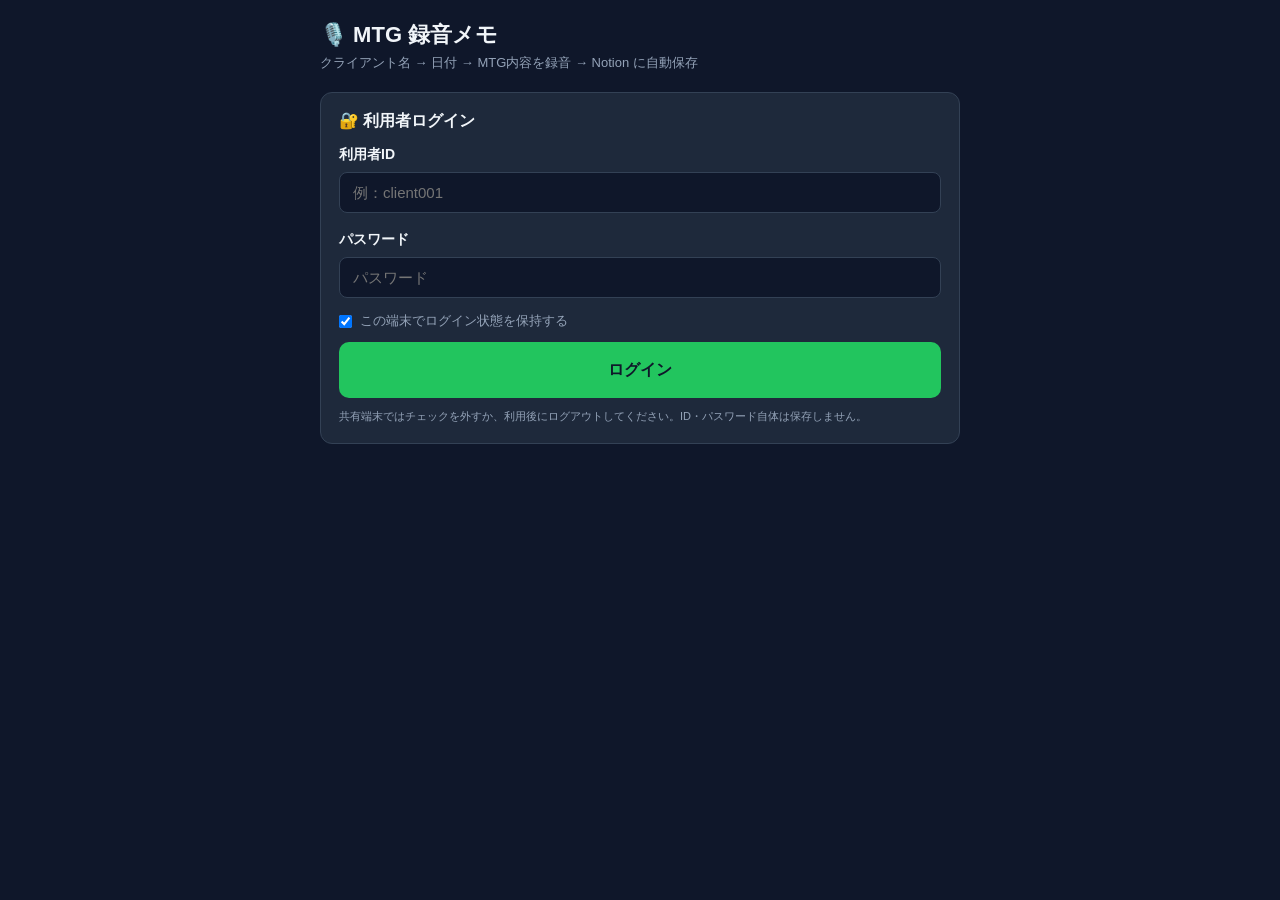
<file: index.html>
<!DOCTYPE html>
<html lang="ja">
<head>
<meta charset="UTF-8">
<meta name="viewport" content="width=device-width, initial-scale=1.0">
<title>MTG 録音メモ</title>
<link rel="stylesheet" href="style.css">
<link rel="manifest" href="manifest.json">
<meta name="theme-color" content="#38bdf8">
<meta name="apple-mobile-web-app-capable" content="yes">
<meta name="apple-mobile-web-app-status-bar-style" content="black-translucent">
<script src="https://accounts.google.com/gsi/client" async></script>
</head>
<body>
<div class="container">
  <h1>🎙️ MTG 録音メモ</h1>
  <p class="subtitle">クライアント名 → 日付 → MTG内容を録音 → Notion に自動保存</p>

  <div id="noticeEl" class="notice" style="display:none;"></div>
  <div id="infoEl"   class="info"   style="display:none;"></div>

  <!-- Login -->
  <div class="card" id="loginCard" style="display:none;">
    <h2>🔐 利用者ログイン</h2>
    <div class="field-block">
      <div class="field-label"><span>利用者ID</span></div>
      <input class="field" id="loginUserId" type="text" placeholder="例：client001" autocomplete="username">
    </div>
    <div class="field-block">
      <div class="field-label"><span>パスワード</span></div>
      <input class="field" id="loginPassword" type="password" placeholder="パスワード" autocomplete="current-password">
    </div>
    <label class="remember-row">
      <input type="checkbox" id="rememberLogin" checked>
      <span>この端末でログイン状態を保持する</span>
    </label>
    <button class="save-btn" id="loginBtn">ログイン</button>
    <p class="set-note" style="margin-top:10px;">共有端末ではチェックを外すか、利用後にログアウトしてください。ID・パスワード自体は保存しません。</p>
  </div>

  <div class="card app-only" id="accountCard" style="display:none;">
    <div style="display:flex;align-items:center;justify-content:space-between;gap:8px;flex-wrap:wrap;">
      <div>
        <h2 style="margin-bottom:4px;">👤 ログイン中</h2>
        <p class="set-note" id="accountStatus" style="margin:0;">-</p>
        <div class="link-row" id="destinationLinks"></div>
      </div>
      <button class="btn-ghost" id="logoutBtn">ログアウト</button>
    </div>
  </div>

  <!-- Settings -->
  <div class="card app-only" style="display:none;">
    <details id="settingsDetails">
      <summary>⚙️ 設定 <a href="guide.html" target="_blank" rel="noopener" style="color:var(--accent);font-size:11px;font-weight:400;margin-left:8px;">📖 設定マニュアル</a></summary>
      <div style="margin-bottom:12px;">
        <span class="set-label">利用者名</span>
        <div class="set-row">
          <input id="displayNameInput" type="text" placeholder="例：山田商事" style="flex:1;min-width:200px;background:#0f172a;border:1px solid var(--border);border-radius:6px;padding:7px 10px;color:var(--text);font-size:13px;">
        </div>
      </div>
      <div style="margin-bottom:12px;">
        <span class="set-label">Gemini API キー <a href="https://aistudio.google.com/app/apikey" target="_blank" rel="noopener" style="color:var(--accent);font-size:11px;">▶ 取得</a></span>
        <div class="set-row">
          <input id="apiKeyInput" type="password" placeholder="AIza..." autocomplete="off">
          <select id="modelSelect">
            <option value="gemini-2.5-flash">gemini-2.5-flash（推奨）</option>
            <option value="gemini-2.0-flash">gemini-2.0-flash</option>
            <option value="gemini-1.5-flash">gemini-1.5-flash</option>
          </select>
        </div>
      </div>
      <div style="margin-top:12px;">
        <span class="set-label">📊 利用者別保存先設定（任意）</span>
        <div class="set-row">
          <input id="userSheetInput" type="text" placeholder="スプレッドシートID" style="flex:1;min-width:200px;background:#0f172a;border:1px solid var(--border);border-radius:6px;padding:7px 10px;color:var(--text);font-size:13px;">
        </div>
        <div class="set-row">
          <input id="userNotionDbInput" type="text" placeholder="Notion DB ID" style="flex:1;min-width:140px;background:#0f172a;border:1px solid var(--border);border-radius:6px;padding:7px 10px;color:var(--text);font-size:13px;">
          <input id="userNotionTokenInput" type="password" placeholder="Notion トークン (ntn_xxx…)" style="flex:1;min-width:140px;background:#0f172a;border:1px solid var(--border);border-radius:6px;padding:7px 10px;color:var(--text);font-size:13px;" autocomplete="off">
        </div>
        <p class="set-note">スプレッドシート ID = URL の「/d/」〜「/edit」の間 ／ Notion DB ID = DB URL末尾の32文字</p>
      </div>
      <div style="margin-top:12px;">
        <span class="set-label">📅 Google カレンダー連携（任意）</span>
        <div class="set-row">
          <input id="gcalClientId" type="text" placeholder="Google OAuth クライアントID (xxx.apps.googleusercontent.com)" style="flex:1;min-width:200px;background:#0f172a;border:1px solid var(--border);border-radius:6px;padding:7px 10px;color:var(--text);font-size:13px;">
        </div>
        <div class="set-row">
          <input id="gcalEmbedUrl" type="text" placeholder="カレンダー埋め込みURL（任意）" style="flex:1;min-width:200px;background:#0f172a;border:1px solid var(--border);border-radius:6px;padding:7px 10px;color:var(--text);font-size:13px;">
          <input id="gcalCount" type="number" min="1" max="20" value="5" style="width:70px;background:#0f172a;border:1px solid var(--border);border-radius:6px;padding:7px 10px;color:var(--text);font-size:13px;">
        </div>
        <p class="set-note">クライアントIDは Google Cloud Console → 認証情報 → OAuth 2.0 クライアントID（ウェブ）で取得。スコープ: calendar.readonly</p>
      </div>
      <div style="margin-top:12px;">
        <span class="set-label">🤖 AI要約プロンプト（カスタマイズ可）</span>
        <textarea id="promptInput" class="field" rows="6" style="font-size:12px;line-height:1.5;resize:vertical;min-height:100px;"></textarea>
      </div>
      <div style="margin-top:14px;display:flex;gap:8px;align-items:center;">
        <button class="btn-ghost" id="saveSettingsBtn">💾 保存</button>
        <button class="btn-ghost" id="testNotionBtn">🔗 接続テスト</button>
        <span class="flash" id="settingsFlash">✓ 保存しました</span>
      </div>
      <p class="set-note">設定はログイン中の利用者情報として管理用スプレッドシートに保存されます。APIキーやトークンは保存後に再表示されません。</p>
    </details>
  </div>

  <!-- Recording form (single page) -->
  <div class="card app-only" style="display:none;">
    <h2>📝 新しい MTG 録音</h2>

    <!-- Client Name -->
    <div class="field-block">
      <div class="field-label">
        <span>👤 クライアント名</span>
        <span class="hint">話す or 直接入力</span>
      </div>
      <div class="inline-rec">
        <input class="field" id="clientField" type="text" placeholder="例：山田商事">
        <button class="rec-btn-sm" id="clientRecBtn">🎙️ 録音</button>
      </div>
    </div>

    <!-- MTG Date -->
    <div class="field-block">
      <div class="field-label">
        <span>📅 MTG 日</span>
        <span class="hint">今日が自動入力</span>
      </div>
      <input class="field" id="dateField" type="date">
    </div>

    <!-- Agenda -->
    <div class="field-block">
      <div class="field-label">
        <span>📋 アジェンダ（任意）</span>
        <span class="hint">AIの要約精度が上がります</span>
      </div>
      <textarea class="field" id="agendaField" rows="2" placeholder="例：Q2進捗確認 / 次回施策の検討…" style="resize:vertical;min-height:52px;"></textarea>
    </div>

    <!-- MTG Content -->
    <div class="field-block">
      <div class="field-label">
        <span>🗣️ MTG 内容</span>
        <span class="hint">話す or 直接入力</span>
      </div>
      <div class="content-rec">
        <div class="rec-row">
          <button class="rec-btn-lg" id="contentRecBtn">🎙️ 録音開始</button>
          <button class="stop-btn" id="contentStopBtn" disabled>■ 停止</button>
          <button class="pause-btn" id="contentPauseBtn" disabled style="display:none;">⏸ 一時停止</button>
          <div id="volWrap" class="vol-wrap">
            <div class="vol-bar"></div>
            <div class="vol-bar"></div>
            <div class="vol-bar"></div>
            <div class="vol-bar"></div>
            <div class="vol-bar"></div>
            <div class="vol-bar"></div>
            <div class="vol-bar"></div>
            <div class="vol-bar"></div>
          </div>
          <div class="rec-status">
            <div class="dot" id="contentDot"></div>
            <span class="timer" id="contentTimer">00:00</span>
          </div>
        </div>
        <textarea class="field" id="contentText" rows="5" placeholder="MTG 内容を入力、または「録音開始」で音声入力…" style="resize:vertical;min-height:80px;max-height:220px;"></textarea>
      </div>
    </div>

    <!-- Destination -->
    <div class="field-block">
      <div class="field-label">
        <span>📤 保存先</span>
        <span class="hint">複数選択可</span>
      </div>
      <div class="dest-row">
        <label class="dest-chip"><input type="checkbox" id="destNotion" checked> <span>🗒️ Notion</span></label>
        <label class="dest-chip"><input type="checkbox" id="destSheet"  checked> <span>📊 スプレッドシート</span></label>
      </div>
    </div>

    <!-- Save -->
    <div class="save-area">
      <button class="save-btn" id="saveBtn" disabled>✨ AI要約 &amp; 保存</button>
    </div>
  </div>

  <!-- Google Calendar card (shown when client ID is set) -->
  <div class="card app-only" id="calCard" style="display:none;">
    <div style="display:flex;align-items:center;justify-content:space-between;margin-bottom:12px;flex-wrap:wrap;gap:8px;">
      <h2 style="margin:0;">📅 Google カレンダー</h2>
      <div style="display:flex;gap:8px;flex-wrap:wrap;">
        <button class="btn-ghost" id="calLoginBtn">Googleでログイン</button>
        <button class="btn-ghost" id="calLogoutBtn" style="display:none;">ログアウト</button>
        <button class="btn-ghost" id="calIframeToggle" style="display:none;">🗓 カレンダー表示</button>
      </div>
    </div>
    <div class="cal-day-toggle" id="calDayToggle" style="display:none;">
      <button class="view-btn active" id="calTodayBtn">本日</button>
      <button class="view-btn" id="calTomorrowBtn">翌日</button>
    </div>
    <div id="calEventsList"><p style="font-size:13px;color:var(--muted);">Googleでログインすると本日・翌日の予定を選択して表示できます。</p></div>
    <div id="calIframeWrap" class="cal-iframe-wrap" style="display:none;"></div>
  </div>

  <!-- List -->
  <div class="card app-only" style="display:none;">
    <div class="list-top">
      <h2>📋 保存履歴 <span class="badge" id="cntBadge">0</span></h2>
      <div style="display:flex;gap:8px;align-items:center;flex-wrap:wrap;">
        <div class="view-toggle">
          <button class="view-btn active" id="viewAll">全件</button>
          <button class="view-btn" id="viewClient">クライアント別</button>
        </div>
        <input class="search" id="searchInput" type="text" placeholder="クライアント名…">
        <button class="btn-ghost" id="clearAllBtn">再読み込み</button>
      </div>
    </div>
    <div id="listEl"></div>
  </div>
</div>

<!-- Saving overlay -->
<div class="saving-overlay" id="savingOverlay">
  <div class="saving-box">
    <div class="saving-title" id="savingTitle">⏳ 処理中…</div>
    <div class="saving-list">
      <div class="saving-row pending" id="rowGemini"><span class="saving-icon">○</span><span>Gemini で AI 要約中…</span></div>
      <div class="saving-row pending" id="rowNotion" style="display:none;"><span class="saving-icon">○</span><span>Notion に送信中…</span></div>
      <div class="saving-row pending" id="rowSheet"  style="display:none;"><span class="saving-icon">○</span><span>スプレッドシートに送信中…</span></div>
      <div class="saving-row pending" id="rowLocal"> <span class="saving-icon">○</span><span>保存履歴を更新中…</span></div>
    </div>
    <button class="saving-done-btn" id="savingDoneBtn">+ 次の録音へ</button>
  </div>
</div>

<script>
(function () {
  'use strict';

  /* ===== Browser storage cleanup ===== */
  // 旧バージョンのブラウザ内履歴DBは使わず、保存履歴はサーバー経由で取得する。
  if ('indexedDB' in window) {
    try { indexedDB.deleteDatabase('voiceRecorderDB'); } catch (_) {}
  }

  /* ===== Apps Script API ===== */
  // 管理者が Apps Script デプロイ時に取得した URL を設定
  const GAS_URL = 'https://script.google.com/macros/s/AKfycbx7Em2KX4zfnWkDanHKQx1Ic90cyglTOywZYVGb8dFYvNm-Kp0gqhj4RDMfG6HxRE-y/exec';

  const AUTH_LS = { TOKEN:'mtg_auth_token', USER_ID:'mtg_auth_user_id', REMEMBER:'mtg_auth_remember' };
  let authToken = localStorage.getItem(AUTH_LS.TOKEN) || sessionStorage.getItem(AUTH_LS.TOKEN) || '';
  let currentUser = null;
  let currentSettings = null;

  /* ===== Default prompt ===== */
  const DEFAULT_PROMPT = `以下はMTGを音声録音・文字起こししたテキストです。日本語でMTG議事録として整理してください。

## 要約
（全体を1〜2文で簡潔に）

## 主な内容・議題
・（箇条書きで3〜5項目）

## 決定事項・ネクストアクション
・（あれば記載、なければ「特になし」）

---
文字起こし:
"""
\${text}
"""`;

  /* ===== DOM ===== */
  const $ = id => document.getElementById(id);
  const noticeEl = $('noticeEl'), infoEl = $('infoEl');
  function showError(msg) { noticeEl.textContent = msg; noticeEl.style.display = 'block'; setTimeout(() => noticeEl.style.display = 'none', 8000); }
  function showInfo(msg)  { infoEl.innerHTML = msg; infoEl.style.display = 'block'; }
  function hideNotice()   { noticeEl.style.display = 'none'; }

  /* ===== Auth ===== */
  const loginCard = $('loginCard'), loginUserId = $('loginUserId'), loginPassword = $('loginPassword'),
        loginBtn = $('loginBtn'), accountCard = $('accountCard'), accountStatus = $('accountStatus'),
        logoutBtn = $('logoutBtn'), destinationLinks = $('destinationLinks'), rememberLogin = $('rememberLogin');
  rememberLogin.checked = localStorage.getItem(AUTH_LS.REMEMBER) !== 'false';

  function setAppVisible(visible, showLogin) {
    document.querySelectorAll('.app-only').forEach(el => { el.style.display = visible ? '' : 'none'; });
    loginCard.style.display = visible ? 'none' : (showLogin === false ? 'none' : 'block');
    if (visible) refreshCalCard();
  }

  async function callApi(action, payload) {
    if (!GAS_URL) throw new Error('Apps Script URL が未設定です');
    const body = { action, ...(payload || {}) };
    if (authToken) body.token = authToken;
    const res = await fetch(GAS_URL, { method:'POST', body:JSON.stringify(body), redirect:'follow' });
    if (!res.ok) throw new Error(`HTTP ${res.status}`);
    const json = await res.json().catch(()=>({}));
    if (json?.error === 'AUTH_REQUIRED') {
      logout(false);
      throw new Error('ログインし直してください');
    }
    if (json?.ok === false) throw new Error(json.error || 'API エラー');
    return json;
  }

  loginBtn.addEventListener('click', async () => {
    loginBtn.disabled = true; loginBtn.textContent = 'ログイン中…';
    try {
      const json = await callApi('login', { userId:loginUserId.value.trim(), password:loginPassword.value });
      authToken = json.token;
      persistAuth(json.user?.userId || loginUserId.value.trim());
      loginPassword.value = '';
      applySession(json.user, json.settings);
    } catch (err) {
      showError('ログイン失敗: ' + err.message);
    } finally {
      loginBtn.disabled = false; loginBtn.textContent = 'ログイン';
    }
  });

  loginPassword.addEventListener('keydown', ev => {
    if (ev.key === 'Enter') loginBtn.click();
  });

  logoutBtn.addEventListener('click', () => logout(true));

  function logout(showMessage) {
    authToken = '';
    currentUser = null;
    currentSettings = null;
    sessionStorage.removeItem(AUTH_LS.TOKEN);
    sessionStorage.removeItem(AUTH_LS.USER_ID);
    localStorage.removeItem(AUTH_LS.TOKEN);
    localStorage.removeItem(AUTH_LS.USER_ID);
    setAppVisible(false);
    if (showMessage) showInfo('ログアウトしました。');
  }

  function persistAuth(userId) {
    const storage = rememberLogin.checked ? localStorage : sessionStorage;
    const otherStorage = rememberLogin.checked ? sessionStorage : localStorage;
    storage.setItem(AUTH_LS.TOKEN, authToken);
    storage.setItem(AUTH_LS.USER_ID, userId);
    localStorage.setItem(AUTH_LS.REMEMBER, rememberLogin.checked ? 'true' : 'false');
    otherStorage.removeItem(AUTH_LS.TOKEN);
    otherStorage.removeItem(AUTH_LS.USER_ID);
  }

  function applySession(user, settings) {
    hideNotice();
    infoEl.style.display = 'none';
    loginUserId.value = '';
    loginPassword.value = '';
    currentUser = user || {};
    currentSettings = settings || {};
    accountStatus.textContent = `${currentUser.displayName || currentUser.userId || '利用者'} としてログインしています`;
    renderDestinationLinks();
    populateSettings(currentSettings);
    setAppVisible(true);
    settingsDetails.open = !settingsComplete(currentSettings);
    initCalTokenClient();
    historyLoaded = false;
    renderList();
  }

  function renderDestinationLinks() {
    const links = [];
    if (currentSettings?.spreadsheetUrl) {
      links.push(`<a class="btn-link" href="${esc(currentSettings.spreadsheetUrl)}" target="_blank" rel="noopener">📊 スプレッドシートを開く</a>`);
    }
    if (currentSettings?.notionDatabaseUrl) {
      links.push(`<a class="btn-link" href="${esc(currentSettings.notionDatabaseUrl)}" target="_blank" rel="noopener">🗒️ Notion DBを開く</a>`);
    }
    destinationLinks.innerHTML = links.length ? links.join('') : '<span class="set-note">保存先リンクは未設定です。</span>';
  }

  function settingsComplete(settings) {
    return Boolean((settings?.spreadsheetId || settings?.notionDatabaseId) && settings?.hasGeminiApiKey);
  }

  /* ===== Settings ===== */
  const apiKeyInput = $('apiKeyInput'), modelSelect = $('modelSelect'),
        saveSettingsBtn = $('saveSettingsBtn'), testNotionBtn = $('testNotionBtn'),
        settingsFlash = $('settingsFlash'), settingsDetails = $('settingsDetails');
  const displayNameInput = $('displayNameInput');
  const userSheetInput = $('userSheetInput'), userNotionDbInput = $('userNotionDbInput'), userNotionTokenInput = $('userNotionTokenInput');

  const promptInput = $('promptInput');
  promptInput.value = DEFAULT_PROMPT;

  function populateSettings(settings) {
    displayNameInput.value = settings.displayName || '';
    apiKeyInput.value = '';
    apiKeyInput.placeholder = settings.hasGeminiApiKey ? '設定済み（変更する場合のみ入力）' : 'AIza...';
    modelSelect.value = settings.geminiModel || 'gemini-2.5-flash';
    userSheetInput.value = settings.spreadsheetId || '';
    userNotionDbInput.value = settings.notionDatabaseId || '';
    userNotionTokenInput.value = '';
    userNotionTokenInput.placeholder = settings.hasNotionToken ? '設定済み（変更する場合のみ入力）' : 'Notion トークン (ntn_xxx…)';
    promptInput.value = settings.prompt || DEFAULT_PROMPT;
    gcalClientIdInput.value = settings.gcalClientId || '';
    gcalEmbedUrlInput.value = settings.gcalEmbedUrl || '';
    gcalCountInput.value = settings.gcalCount || '5';
    refreshCalCard();
  }

  saveSettingsBtn.addEventListener('click', async () => {
    saveSettingsBtn.disabled = true; saveSettingsBtn.textContent = '保存中…';
    try {
      const json = await callApi('saveSettings', { settings:{
        displayName: displayNameInput.value.trim(),
        geminiApiKey: apiKeyInput.value.trim(),
        geminiModel: modelSelect.value,
        spreadsheetId: userSheetInput.value.trim(),
        notionDatabaseId: userNotionDbInput.value.trim(),
        notionToken: userNotionTokenInput.value.trim(),
        prompt: promptInput.value,
        gcalClientId: gcalClientIdInput.value.trim(),
        gcalEmbedUrl: gcalEmbedUrlInput.value.trim(),
        gcalCount: gcalCountInput.value,
      }});
      applySession(json.user, json.settings);
      settingsFlash.classList.add('show');
      setTimeout(() => settingsFlash.classList.remove('show'), 1500);
    } catch (err) {
      showError('設定保存失敗: ' + err.message);
    } finally {
      saveSettingsBtn.disabled = false; saveSettingsBtn.textContent = '💾 保存';
    }
  });
  testNotionBtn.addEventListener('click', async () => {
    testNotionBtn.disabled = true; testNotionBtn.textContent = '送信中…';
    try {
      const result = await saveRecordingToServer({ id:'test_'+Date.now(), clientName:'テスト', mtgDate:todayStr(), text:'接続テスト', agenda:'', durationSec:0, createdAt:new Date().toISOString(), destinations:['notion','sheet'] });
      const r = result?.results || {};
      const lines = [];
      if (r.notion) lines.push('Notion: ' + (r.notion.ok ? '✅' : '❌ ' + (r.notion.error || '')));
      if (r.sheet)  lines.push('スプレッドシート: ' + (r.sheet.ok ? '✅' : '❌ ' + (r.sheet.error || '')));
      if (result?.ok) {
        testNotionBtn.textContent = '✓ 両方成功';
      } else {
        showError('テスト結果:\n' + lines.join('\n'));
        testNotionBtn.textContent = '⚠️ 一部失敗';
      }
    } catch (err) { showError('接続テスト失敗: ' + err.message); testNotionBtn.textContent = '🔗 接続テスト'; }
    setTimeout(() => { testNotionBtn.textContent = '🔗 接続テスト'; testNotionBtn.disabled = false; }, 3000);
  });

  /* ===== Browser check ===== */
  const SpeechRec = window.SpeechRecognition || window.webkitSpeechRecognition;
  if (!SpeechRec) showInfo('⚠️ このブラウザは音声認識に非対応です。<strong>Chrome または Edge</strong> をお使いください。');

  /* ===== State ===== */
  const state = {
    clientName: '',
    mtgDate:    todayStr(),
    contentText:'',
    contentAudio: null,
    contentType:  '',
    durationSec:  0,
    isRecording:  null, // 'client' | 'content' | null
    agenda:       '',
  };

  /* ===== Recording infrastructure ===== */
  let recognition = null, mediaStream = null, mediaRecorder = null, recChunks = [];
  let timerInterval = null, stopped = false;
  let timerElapsed = 0, timerSegStart = null;

  /* ===== Volume visualizer ===== */
  let audioCtx = null, analyser = null, volAnimId = null;
  const volBars = Array.from($('volWrap').querySelectorAll('.vol-bar'));

  function startVisualizer(stream) {
    stopVisualizer();
    try {
      audioCtx  = new (window.AudioContext || window.webkitAudioContext)();
      analyser  = audioCtx.createAnalyser();
      analyser.fftSize = 64;
      const src = audioCtx.createMediaStreamSource(stream);
      src.connect(analyser);
      const buf = new Uint8Array(analyser.frequencyBinCount);
      function draw() {
        volAnimId = requestAnimationFrame(draw);
        analyser.getByteFrequencyData(buf);
        const step = Math.floor(buf.length / volBars.length);
        volBars.forEach((bar, i) => {
          const v = buf[i * step] || 0;
          bar.style.height = (3 + Math.round((v / 255) * 21)) + 'px';
        });
      }
      draw();
    } catch(e) { /* visualizer optional */ }
  }

  function stopVisualizer() {
    if (volAnimId) { cancelAnimationFrame(volAnimId); volAnimId = null; }
    if (audioCtx)  { try { audioCtx.close(); } catch(_){} audioCtx = null; }
    analyser = null;
    volBars.forEach(b => { b.style.height = '3px'; });
  }

  function stopAll() {
    stopped = true;
    if (recognition)   { try { recognition.stop(); }  catch(_){} recognition = null; }
    if (mediaRecorder && mediaRecorder.state !== 'inactive') mediaRecorder.stop();
    if (mediaStream)   { mediaStream.getTracks().forEach(t => t.stop()); mediaStream = null; }
    if (timerInterval) { clearInterval(timerInterval); timerInterval = null; }
    stopVisualizer();
  }

  function startSpeechRec(onFinal, onInterim, initAccumulated) {
    if (!SpeechRec) { showError('Web Speech API 非対応。Chrome/Edge をお使いください'); return; }
    stopped = false;
    let accumulated = initAccumulated || '';
    recognition = new SpeechRec();
    recognition.lang = 'ja-JP'; recognition.continuous = true; recognition.interimResults = true;
    recognition.onresult = e => {
      let interim = '';
      for (let i = e.resultIndex; i < e.results.length; i++) {
        if (e.results[i].isFinal) accumulated += e.results[i][0].transcript;
        else interim += e.results[i][0].transcript;
      }
      onFinal(accumulated); onInterim(interim);
    };
    recognition.onerror = e => {
      console.error('SpeechRec error:', e);
      if (e.error === 'not-allowed' || e.error === 'service-not-allowed') {
        showError('マイクの利用が許可されていません。ブラウザの設定からマイク権限を許可してください。');
      } else if (e.error !== 'no-speech' && e.error !== 'aborted') {
        showError('音声認識エラー: ' + e.error);
      }
    };
    recognition.onend = () => { if (!stopped) { try { recognition.start(); } catch(_){} } };
    try { recognition.start(); console.log('SpeechRec started'); }
    catch(err) { console.error('SpeechRec start failed:', err); showError('音声認識の起動に失敗: ' + err.message); }
  }

  function runTimer(el) {
    timerSegStart = Date.now();
    timerInterval = setInterval(() => {
      const s = timerElapsed + Math.floor((Date.now() - timerSegStart) / 1000);
      el.textContent = String(Math.floor(s/60)).padStart(2,'0') + ':' + String(s%60).padStart(2,'0');
    }, 500);
  }

  /* ===== Client Name Recording ===== */
  const clientField  = $('clientField');
  const clientRecBtn = $('clientRecBtn');
  let clientFinal = '';

  clientRecBtn.addEventListener('click', () => {
    if (state.isRecording === 'client') {
      // stop
      stopAll();
      clientRecBtn.classList.remove('recording');
      clientRecBtn.textContent = '🎙️ 録音';
      state.isRecording = null;
      if (clientFinal.trim()) clientField.value = clientFinal.trim();
      updateSaveBtn();
      return;
    }
    if (state.isRecording) { showError('別の録音が動作中です。先に停止してください'); return; }
    hideNotice();
    clientFinal = '';
    state.isRecording = 'client';
    clientRecBtn.classList.add('recording');
    clientRecBtn.textContent = '■ 停止';
    clientField.value = '';
    clientField.placeholder = '🎤 話してください…';
    startSpeechRec(
      fin  => {
        clientFinal = fin;
        const v = fin.trim();
        if (v) { clientField.value = v; state.clientName = v; updateSaveBtn(); }
      },
      intr => {
        const v = (clientFinal + intr).trim();
        if (v) { clientField.value = v; state.clientName = v; updateSaveBtn(); }
      }
    );
  });

  clientField.addEventListener('input', () => { state.clientName = clientField.value.trim(); updateSaveBtn(); });

  /* ===== Date ===== */
  const dateField = $('dateField');
  dateField.value = todayStr();
  dateField.addEventListener('change', () => { state.mtgDate = dateField.value || todayStr(); });

  /* ===== Agenda ===== */
  const agendaField = $('agendaField');
  agendaField.addEventListener('input', () => { state.agenda = agendaField.value; });

  /* ===== Content Recording ===== */
  const contentRecBtn   = $('contentRecBtn'),
        contentStopBtn  = $('contentStopBtn'),
        contentPauseBtn = $('contentPauseBtn'),
        contentDot      = $('contentDot'),
        contentTimer    = $('contentTimer'),
        contentText     = $('contentText');
  let contentFinal = '', contentInterim = '';
  let isPaused = false;

  contentText.addEventListener('input', () => { state.contentText = contentText.value.trim(); updateSaveBtn(); });

  contentRecBtn.addEventListener('click', async () => {
    if (state.isRecording) { showError('別の録音が動作中です。先に停止してください'); return; }
    hideNotice();
    contentFinal = ''; contentInterim = ''; state.contentAudio = null; recChunks = [];
    contentText.value = '';
    contentText.readOnly = true;
    isPaused = false;
    timerElapsed = 0; timerSegStart = null;

    try {
      mediaStream = await navigator.mediaDevices.getUserMedia({ audio: true });
    } catch(err) { showError('マイクを許可してください: ' + err.message); return; }

    const mime = ['audio/webm;codecs=opus','audio/webm','audio/ogg;codecs=opus','audio/mp4'].find(m => MediaRecorder.isTypeSupported(m)) || '';
    mediaRecorder = new MediaRecorder(mediaStream, mime ? { mimeType: mime } : {});
    mediaRecorder.ondataavailable = e => { if (e.data?.size > 0) recChunks.push(e.data); };
    mediaRecorder.onstop = () => { state.contentAudio = new Blob(recChunks, { type: mediaRecorder.mimeType || 'audio/webm' }); state.contentType = mediaRecorder.mimeType || 'audio/webm'; };
    mediaRecorder.start();

    state.isRecording = 'content';
    contentRecBtn.disabled = true; contentStopBtn.disabled = false;
    contentPauseBtn.disabled = false; contentPauseBtn.style.display = '';
    contentPauseBtn.textContent = '⏸ 一時停止';
    contentPauseBtn.classList.remove('paused');
    contentRecBtn.classList.add('recording');
    contentRecBtn.textContent = '🔴 録音中…';
    contentDot.classList.add('live');
    runTimer(contentTimer);
    startVisualizer(mediaStream);

    startSpeechRec(
      fin  => {
        contentFinal = fin;
        contentText.value = fin + contentInterim;
        state.contentText = (fin + contentInterim).trim();
        updateSaveBtn();
      },
      intr => {
        contentInterim = intr;
        contentText.value = contentFinal + intr;
        const v = (contentFinal + intr).trim();
        if (v) { state.contentText = v; updateSaveBtn(); }
      }
    );
  });

  contentStopBtn.addEventListener('click', () => {
    // Accumulate time from last segment
    if (timerSegStart) {
      timerElapsed += Math.round((Date.now() - timerSegStart) / 1000);
    }
    state.durationSec = timerElapsed;
    // 確定済み + 認識中の両方を含めて保存対象にする
    state.contentText = (contentFinal + contentInterim).trim();
    contentText.value = state.contentText;
    contentText.readOnly = false;
    stopAll();
    isPaused = false;
    timerElapsed = 0; timerSegStart = null;
    state.isRecording = null;
    contentRecBtn.disabled = false; contentStopBtn.disabled = true;
    contentPauseBtn.disabled = true; contentPauseBtn.style.display = 'none';
    contentRecBtn.classList.remove('recording');
    contentRecBtn.textContent = '🎙️ 録音開始';
    contentDot.classList.remove('live');
    updateSaveBtn();
  });

  contentPauseBtn.addEventListener('click', () => {
    if (!state.isRecording || state.isRecording !== 'content') return;
    if (!isPaused) {
      // Pause
      isPaused = true;
      // Accumulate elapsed time
      if (timerSegStart) {
        timerElapsed += Math.floor((Date.now() - timerSegStart) / 1000);
        timerSegStart = null;
      }
      if (timerInterval) { clearInterval(timerInterval); timerInterval = null; }
      // Pause media recorder
      if (mediaRecorder && mediaRecorder.state === 'recording') mediaRecorder.pause();
      // Stop speech recognition (preserve contentFinal)
      stopped = true;
      if (recognition) { try { recognition.stop(); } catch(_){} recognition = null; }
      // Stop visualizer
      stopVisualizer();
      contentDot.classList.remove('live');
      contentPauseBtn.textContent = '▶ 再開';
      contentPauseBtn.classList.add('paused');
    } else {
      // Resume
      isPaused = false;
      // Resume media recorder
      if (mediaRecorder && mediaRecorder.state === 'paused') mediaRecorder.resume();
      // Restart timer segment
      timerSegStart = Date.now();
      timerInterval = setInterval(() => {
        const s = timerElapsed + Math.floor((Date.now() - timerSegStart) / 1000);
        contentTimer.textContent = String(Math.floor(s/60)).padStart(2,'0') + ':' + String(s%60).padStart(2,'0');
      }, 500);
      // Restart visualizer
      if (mediaStream) startVisualizer(mediaStream);
      // Restart speech recognition with accumulated text preserved
      contentDot.classList.add('live');
      contentPauseBtn.textContent = '⏸ 一時停止';
      contentPauseBtn.classList.remove('paused');
      startSpeechRec(
        fin  => {
          contentFinal = fin;
          contentText.value = fin + contentInterim;
          state.contentText = (fin + contentInterim).trim();
          updateSaveBtn();
        },
        intr => {
          contentInterim = intr;
          contentText.value = contentFinal + intr;
          const v = (contentFinal + intr).trim();
          if (v) { state.contentText = v; updateSaveBtn(); }
        },
        contentFinal  // pass accumulated as init
      );
    }
  });

  /* ===== Save Button + Destination ===== */
  const saveBtn   = $('saveBtn');
  const destNotionEl = $('destNotion');
  const destSheetEl  = $('destSheet');
  function getDestinations() {
    const dest = [];
    if (destNotionEl.checked) dest.push('notion');
    if (destSheetEl.checked)  dest.push('sheet');
    return dest;
  }
  function destLabel() {
    const d = getDestinations();
    if (d.length === 0) return '';
    if (d.length === 2) return 'Notion + スプレッドシート';
    return d[0] === 'notion' ? 'Notion' : 'スプレッドシート';
  }
  function updateSaveBtn() {
    const dest = getDestinations();
    const ok = state.clientName.length > 0 && state.contentText.length > 0 && !state.isRecording && dest.length > 0;
    saveBtn.disabled = !ok;
    if (state.isRecording) {
      saveBtn.textContent = '⏺️ 録音停止してください';
    } else if (!state.clientName) {
      saveBtn.textContent = '👤 クライアント名を入力してください';
    } else if (!state.contentText) {
      saveBtn.textContent = '🗣️ MTG 内容を入力してください';
    } else if (dest.length === 0) {
      saveBtn.textContent = '📤 保存先を選んでください';
    } else {
      saveBtn.textContent = '✨ AI要約 & ' + destLabel() + ' に保存';
    }
  }
  destNotionEl.addEventListener('change', updateSaveBtn);
  destSheetEl .addEventListener('change', updateSaveBtn);
  saveBtn.addEventListener('click', () => executePipeline());

  /* ===== Pipeline ===== */
  const overlay = $('savingOverlay');
  const savingDoneBtn = $('savingDoneBtn');

  async function executePipeline() {
    state.mtgDate = dateField.value || todayStr();
    const destinations = getDestinations();
    if (!destinations.length) { showError('保存先を選んでください'); return; }

    overlay.classList.add('show');
    $('savingTitle').textContent = '⏳ 処理中…';
    savingDoneBtn.classList.remove('show');

    // 行の表示制御
    $('rowNotion').style.display = destinations.indexOf('notion') !== -1 ? 'flex' : 'none';
    $('rowSheet').style.display  = destinations.indexOf('sheet')  !== -1 ? 'flex' : 'none';
    setSavRow('rowGemini', '⏳', 'Gemini で AI 要約中…', false);
    if (destinations.indexOf('notion') !== -1) setSavRow('rowNotion', '○', 'Notion に送信中…', true);
    if (destinations.indexOf('sheet')  !== -1) setSavRow('rowSheet',  '○', 'スプレッドシートに送信中…', true);
    setSavRow('rowLocal',  '○', '保存履歴を更新中…', true);

    const id = Date.now().toString(36) + Math.random().toString(36).slice(2,5);
    let summary = '';

    const payload = { id, clientName:state.clientName, mtgDate:state.mtgDate, text:state.contentText, agenda:state.agenda, durationSec:state.durationSec, createdAt:new Date().toISOString(), destinations };

    let sentAt = null;
    if (destinations.indexOf('notion') !== -1) setSavRow('rowNotion', '⏳', 'Notion に送信中…', false);
    if (destinations.indexOf('sheet')  !== -1) setSavRow('rowSheet',  '⏳', 'スプレッドシートに送信中…', false);

    try {
      const result = await saveRecordingToServer(payload);
      summary = result.summary || '';
      if (result.summaryError) setSavRow('rowGemini', '⚠️', 'AI 要約スキップ: ' + result.summaryError, true);
      else setSavRow('rowGemini', '✅', 'AI 要約完了', true);
      // 結果は { ok, results: { notion: {ok,error,url}, sheet: {ok,error,row} } } の形
      const r = result?.results || {};
      if (destinations.indexOf('notion') !== -1) {
        if (r.notion?.ok) { setSavRow('rowNotion', '✅', 'Notion 送信完了', true); sentAt = new Date().toISOString(); }
        else              { setSavRow('rowNotion', '⚠️', 'Notion 失敗: ' + (r.notion?.error || '不明'), true); }
      }
      if (destinations.indexOf('sheet') !== -1) {
        if (r.sheet?.ok) { setSavRow('rowSheet', '✅', 'スプレッドシート送信完了 (行 ' + r.sheet.row + ')', true); sentAt = sentAt || new Date().toISOString(); }
        else             { setSavRow('rowSheet', '⚠️', 'スプレッドシート失敗: ' + (r.sheet?.error || '不明'), true); }
      }
    } catch(err) {
      setSavRow('rowGemini', '⚠️', '保存処理失敗: ' + err.message, true);
      if (destinations.indexOf('notion') !== -1) setSavRow('rowNotion', '⚠️', '送信失敗: ' + err.message, true);
      if (destinations.indexOf('sheet')  !== -1) setSavRow('rowSheet',  '⚠️', '送信失敗: ' + err.message, true);
    }

    setSavRow('rowLocal', '⏳', '保存履歴を更新中…', false);
    historyLoaded = false;
    await renderList();
    setSavRow('rowLocal', '✅', '保存履歴を更新しました', true);
    $('savingTitle').textContent = '✅ 保存完了！';
    savingDoneBtn.classList.add('show');
  }

  function setSavRow(id, icon, text, done) {
    const el = $(id);
    el.querySelector('.saving-icon').textContent = icon;
    el.querySelector('span:last-child').textContent = text;
    el.classList.toggle('pending', !done);
  }

  savingDoneBtn.addEventListener('click', () => {
    overlay.classList.remove('show');
    resetForm();
  });

  function resetForm() {
    state.clientName = '';
    state.mtgDate    = todayStr();
    state.contentText = '';
    state.contentAudio = null;
    state.durationSec  = 0;
    state.agenda = '';
    clientField.value = '';
    clientField.placeholder = '例：山田商事';
    clientFinal = '';
    contentFinal = '';
    contentInterim = '';
    contentText.value = '';
    contentText.readOnly = false;
    contentTimer.textContent = '00:00';
    dateField.value = todayStr();
    agendaField.value = '';
    saveBtn.disabled = true;
  }

  /* ===== Apps Script API (Gemini + Notion + Sheet) ===== */
  async function saveRecordingToServer(payload) {
    return callApi('saveRecording', { recording:payload });
  }

  /* ===== View mode ===== */
  let viewMode = 'all';
  $('viewAll').addEventListener('click', () => {
    viewMode = 'all';
    $('viewAll').classList.add('active');
    $('viewClient').classList.remove('active');
    renderList();
  });
  $('viewClient').addEventListener('click', () => {
    viewMode = 'client';
    $('viewClient').classList.add('active');
    $('viewAll').classList.remove('active');
    renderList();
  });

  /* ===== List ===== */
  let historyCache = [];
  let historyLoaded = false;

  async function fetchHistory() {
    const json = await callApi('getHistory', { limit: 100 });
    historyCache = json.entries || [];
    historyLoaded = true;
    return historyCache;
  }

  function buildCard(e) {
    const actions = [];
    if (e.notionUrl) actions.push(`<a class="btn-ghost" href="${esc(e.notionUrl)}" target="_blank" rel="noopener">Notionを開く</a>`);
    if (e.sheetUrl) actions.push(`<a class="btn-ghost" href="${esc(e.sheetUrl)}" target="_blank" rel="noopener">シート行を開く</a>`);
    actions.push(`<button class="btn-ghost" data-act="copy" data-id="${esc(e.id)}">コピー</button>`);
    actions.push(`<button class="btn-ghost" data-act="print" data-id="${esc(e.id)}">印刷/PDF</button>`);
    return `
      <div class="mtg-card">
        <div class="mtg-client">👤 ${esc(e.clientName||'（名前なし）')}</div>
        <div class="mtg-date">📅 ${esc(e.mtgDate ? fmtDate(e.mtgDate) : fmtDt(e.createdAt))}</div>
        <div class="mtg-meta">
          <span>⏱ ${fmtDur(e.durationSec||0)}</span>
          <span>📝 ${(e.text||'').length}文字</span>
          <span>${e.source === 'notion' ? '🗒️ Notion' : '📊 スプレッドシート'}</span>
        </div>
        ${e.summary ? `<div class="mtg-summary">${esc(e.summary)}</div>` : ''}
        <div class="mtg-actions">${actions.join('')}</div>
      </div>`;
  }

  async function renderList() {
    if (!historyLoaded) {
      $('listEl').innerHTML = '<div class="empty">保存履歴を読み込み中…</div>';
      try {
        await fetchHistory();
      } catch (err) {
        $('listEl').innerHTML = `<div class="empty">履歴取得失敗: ${esc(err.message)}</div>`;
        $('cntBadge').textContent = '0';
        return;
      }
    }
    renderHistory();
  }

  function renderHistory() {
    const q   = $('searchInput').value.trim().toLowerCase();
    const all = historyCache.slice();
    all.sort((a,b) => a.createdAt < b.createdAt ? 1 : -1);
    $('cntBadge').textContent = all.length;
    const rows = q ? all.filter(e => (e.clientName||'').toLowerCase().includes(q) || (e.text||'').toLowerCase().includes(q)) : all;
    if (!rows.length) { $('listEl').innerHTML = `<div class="empty">${all.length?'一致する項目はありません':'保存先に履歴はまだありません'}</div>`; return; }

    if (viewMode === 'client') {
      // Group by clientName
      const groups = new Map();
      rows.forEach(e => {
        const name = e.clientName || '（名前なし）';
        if (!groups.has(name)) groups.set(name, []);
        groups.get(name).push(e);
      });
      let html = '';
      groups.forEach((entries, name) => {
        html += `<div class="client-group-header">👤 ${esc(name)} (${entries.length}件)</div>`;
        html += entries.map(e => buildCard(e)).join('');
      });
      $('listEl').innerHTML = html;
    } else {
      $('listEl').innerHTML = rows.map(e => buildCard(e)).join('');
    }
  }

  $('listEl').addEventListener('click', async ev => {
    const btn = ev.target.closest('[data-act]');
    if (!btn) return;
    const { act, id } = btn.dataset;
    const all   = historyCache;
    const entry = all.find(e => e.id === id);
    if (!entry) return;
    if (act === 'copy') {
      const t = `【${entry.clientName}】${entry.mtgDate ? fmtDate(entry.mtgDate) : ''}\n\n${entry.summary||entry.text||''}`;
      await navigator.clipboard.writeText(t).catch(()=>{});
      btn.textContent = '✓ コピー済'; setTimeout(() => btn.textContent = 'コピー', 1200);
    } else if (act === 'print') {
      const clientName = entry.clientName || '（名前なし）';
      const dateStr    = entry.mtgDate ? fmtDate(entry.mtgDate) : fmtDt(entry.createdAt);
      const win = window.open('', '_blank');
      if (!win) { showError('ポップアップがブロックされました。ポップアップを許可してください。'); return; }
      win.document.write(`<!DOCTYPE html><html lang="ja"><head>
<meta charset="UTF-8">
<title>${escHtml(clientName)} - ${escHtml(dateStr)}</title>
<style>
  body { background: #fff; color: #111; font-family: -apple-system, BlinkMacSystemFont, "Segoe UI", sans-serif; padding: 24px; max-width: 760px; margin: 0 auto; }
  h1 { font-size: 22px; margin-bottom: 4px; }
  .meta { font-size: 13px; color: #555; margin-bottom: 20px; display: flex; gap: 16px; flex-wrap: wrap; }
  h2 { font-size: 16px; margin: 20px 0 8px; border-bottom: 1px solid #ccc; padding-bottom: 4px; }
  pre { white-space: pre-wrap; word-break: break-word; font-family: inherit; font-size: 14px; line-height: 1.6; background: #f5f5f5; padding: 12px; border-radius: 6px; }
  @media print { body { padding: 8px; } }
</style>
</head><body>
<h1>${escHtml(clientName)}</h1>
<div class="meta">
  <span>📅 ${escHtml(dateStr)}</span>
  <span>⏱ ${escHtml(fmtDur(entry.durationSec||0))}</span>
  <span>📝 ${(entry.text||'').length}文字</span>
</div>
${entry.summary ? `<h2>AI要約</h2><pre>${escHtml(entry.summary)}</pre>` : ''}
<h2>全文テキスト</h2>
<pre>${escHtml(entry.text||'')}</pre>
</body></html>`);
      win.document.close();
      win.print();
    }
  });

  function escHtml(s) {
    return String(s||'').replace(/[&<>"']/g, c=>({'&':'&amp;','<':'&lt;','>':'&gt;','"':'&quot;',"'":'&#39;'}[c]));
  }

  $('searchInput').addEventListener('input', renderHistory);
  $('clearAllBtn').addEventListener('click', async () => {
    historyLoaded = false;
    await renderList();
  });

  /* ===== Helpers ===== */
  function todayStr() {
    const d = new Date();
    return `${d.getFullYear()}-${String(d.getMonth()+1).padStart(2,'0')}-${String(d.getDate()).padStart(2,'0')}`;
  }
  function fmtDate(s) {
    if (!s) return ''; const [y,m,d] = s.split('-');
    return `${y}年${Number(m)}月${Number(d)}日`;
  }
  function fmtDt(iso) { return new Date(iso).toLocaleDateString('ja-JP'); }
  function fmtDur(sec) {
    if (!sec) return '0秒';
    const h = Math.floor(sec/3600), m = Math.floor((sec%3600)/60), s = sec%60;
    return (h?h+'時間':'') + (m?m+'分':'') + (s||(!h&&!m)?s+'秒':'');
  }
  function esc(s) {
    return String(s||'').replace(/[&<>"']/g, c=>({'&':'&amp;','<':'&lt;','>':'&gt;','"':'&quot;',"'":'&#39;'}[c]));
  }

  /* ===== Google Calendar ===== */
  const gcalClientIdInput = $('gcalClientId');
  const gcalEmbedUrlInput = $('gcalEmbedUrl');
  const gcalCountInput    = $('gcalCount');
  gcalCountInput.value    = '5';

  function refreshCalCard() {
    const cid = (currentSettings?.gcalClientId || '').trim();
    $('calCard').style.display = (authToken && cid) ? 'block' : 'none';
  }

  let calTokenClient = null, calAccessToken = null;
  const calLoginBtn     = $('calLoginBtn');
  const calLogoutBtn    = $('calLogoutBtn');
  const calIframeToggle = $('calIframeToggle');
  const calTodayBtn     = $('calTodayBtn');
  const calTomorrowBtn  = $('calTomorrowBtn');
  const calDayToggle    = $('calDayToggle');
  const calEventsList   = $('calEventsList');
  const calIframeWrap   = $('calIframeWrap');
  let calDayMode = 'today';

  function initCalTokenClient() {
    const cid = (currentSettings?.gcalClientId || '').trim();
    if (!cid || !window.google?.accounts?.oauth2) return;
    calTokenClient = google.accounts.oauth2.initTokenClient({
      client_id: cid,
      scope: 'https://www.googleapis.com/auth/calendar.readonly',
      callback: async resp => {
        if (resp.error) { showError('カレンダー認証失敗: ' + resp.error); return; }
        calAccessToken = resp.access_token;
        calLoginBtn.style.display = 'none';
        calLogoutBtn.style.display = '';
        calIframeToggle.style.display = '';
        calDayToggle.style.display = 'flex';
        await fetchCalEvents();
      }
    });
  }
  window.addEventListener('load', () => { setTimeout(initCalTokenClient, 500); });

  calLoginBtn.addEventListener('click', () => {
    initCalTokenClient();
    if (!calTokenClient) { showError('Google クライアントIDが設定されていません。設定を確認してください。'); return; }
    calTokenClient.requestAccessToken();
  });

  calLogoutBtn.addEventListener('click', () => {
    if (calAccessToken) google.accounts.oauth2.revoke(calAccessToken, () => {});
    calAccessToken = null;
    calLoginBtn.style.display = '';
    calLogoutBtn.style.display = 'none';
    calIframeToggle.style.display = 'none';
    calDayToggle.style.display = 'none';
    calEventsList.innerHTML = '<p style="font-size:13px;color:var(--muted);">Googleでログインすると本日・翌日の予定を選択して表示できます。</p>';
    calIframeWrap.style.display = 'none';
    calIframeWrap.innerHTML = '';
  });

  calTodayBtn.addEventListener('click', async () => {
    calDayMode = 'today';
    updateCalDayButtons();
    await fetchCalEvents();
  });

  calTomorrowBtn.addEventListener('click', async () => {
    calDayMode = 'tomorrow';
    updateCalDayButtons();
    await fetchCalEvents();
  });

  function updateCalDayButtons() {
    calTodayBtn.classList.toggle('active', calDayMode === 'today');
    calTomorrowBtn.classList.toggle('active', calDayMode === 'tomorrow');
  }

  let iframeShowing = false;
  calIframeToggle.addEventListener('click', () => {
    const embedUrl = (currentSettings?.gcalEmbedUrl || '').trim();
    if (!embedUrl) { showError('設定にカレンダー埋め込みURLを入力してください。'); return; }
    iframeShowing = !iframeShowing;
    calIframeToggle.textContent = iframeShowing ? '🗓 カレンダーを隠す' : '🗓 カレンダー表示';
    if (iframeShowing) {
      calIframeWrap.style.display = 'block';
      calIframeWrap.innerHTML = `<iframe src="${esc(embedUrl)}" frameborder="0" scrolling="no" style="border:0;width:100%;height:400px;border-radius:8px;"></iframe>`;
    } else {
      calIframeWrap.style.display = 'none';
      calIframeWrap.innerHTML = '';
    }
  });

  async function fetchCalEvents() {
    if (!calAccessToken) return;
    const count = parseInt(currentSettings?.gcalCount || '5');
    const range = getCalDayRange(calDayMode);
    calEventsList.innerHTML = `<p style="font-size:13px;color:var(--muted);">${range.label}の予定を読み込み中…</p>`;
    try {
      const res = await fetch(
        `https://www.googleapis.com/calendar/v3/calendars/primary/events?orderBy=startTime&singleEvents=true&timeMin=${encodeURIComponent(range.start.toISOString())}&timeMax=${encodeURIComponent(range.end.toISOString())}&maxResults=${count}`,
        { headers: { Authorization: `Bearer ${calAccessToken}` } }
      );
      if (!res.ok) throw new Error(`HTTP ${res.status}`);
      const data = await res.json();
      const items = data.items || [];
      if (!items.length) { calEventsList.innerHTML = `<p style="font-size:13px;color:var(--muted);">${range.label}の予定はありません。</p>`; return; }
      calEventsList.innerHTML = '<div class="cal-events">' + items.map(ev => {
        const start = ev.start?.dateTime || ev.start?.date || '';
        const isAllDay = !ev.start?.dateTime;
        const timeStr = isAllDay ? fmtDate(start) : new Date(start).toLocaleString('ja-JP', { month:'numeric', day:'numeric', hour:'2-digit', minute:'2-digit' });
        const loc = ev.location ? `<div class="cal-event-loc">📍 ${esc(ev.location)}</div>` : '';
        return `<div class="cal-event">
          <div class="cal-event-title">${esc(ev.summary || '（無題）')}</div>
          <div class="cal-event-time">🕐 ${timeStr}</div>${loc}
        </div>`;
      }).join('') + '</div>';
    } catch(err) {
      calEventsList.innerHTML = `<p style="font-size:13px;color:var(--danger);">取得失敗: ${err.message}</p>`;
    }
  }

  function getCalDayRange(mode) {
    const start = new Date();
    start.setHours(0, 0, 0, 0);
    if (mode === 'tomorrow') start.setDate(start.getDate() + 1);
    const end = new Date(start);
    end.setDate(end.getDate() + 1);
    return { start, end, label: mode === 'tomorrow' ? '翌日' : '本日' };
  }

  /* ===== PWA Service Worker ===== */
  if ('serviceWorker' in navigator) navigator.serviceWorker.register('./sw.js').catch(()=>{});

  async function restoreSession() {
    setAppVisible(false, false);
    if (!authToken) {
      setAppVisible(false);
      return;
    }
    try {
      const json = await callApi('getSettings');
      applySession(json.user, json.settings);
    } catch (err) {
      logout(false);
      showError('セッション確認に失敗しました。ログインし直してください。');
    }
  }

  restoreSession();
})();
</script>
</body>
</html>
</file>
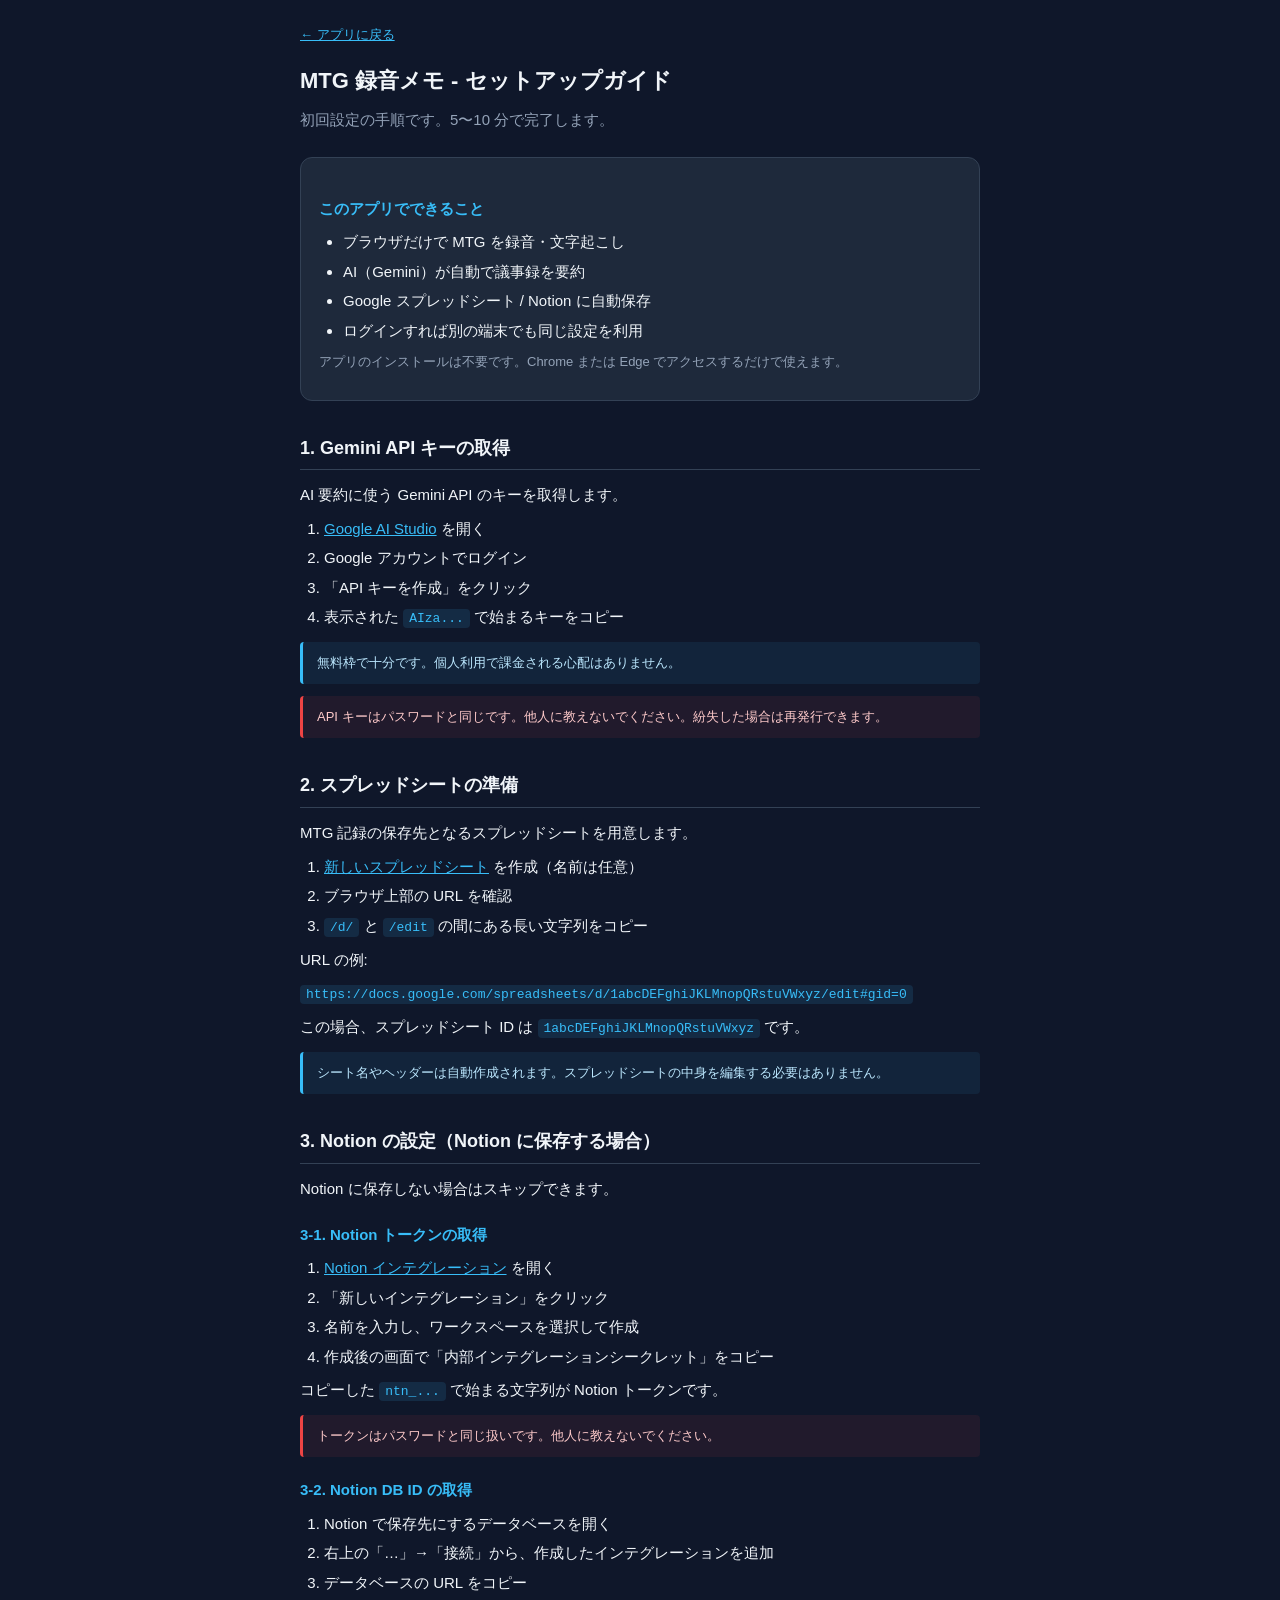
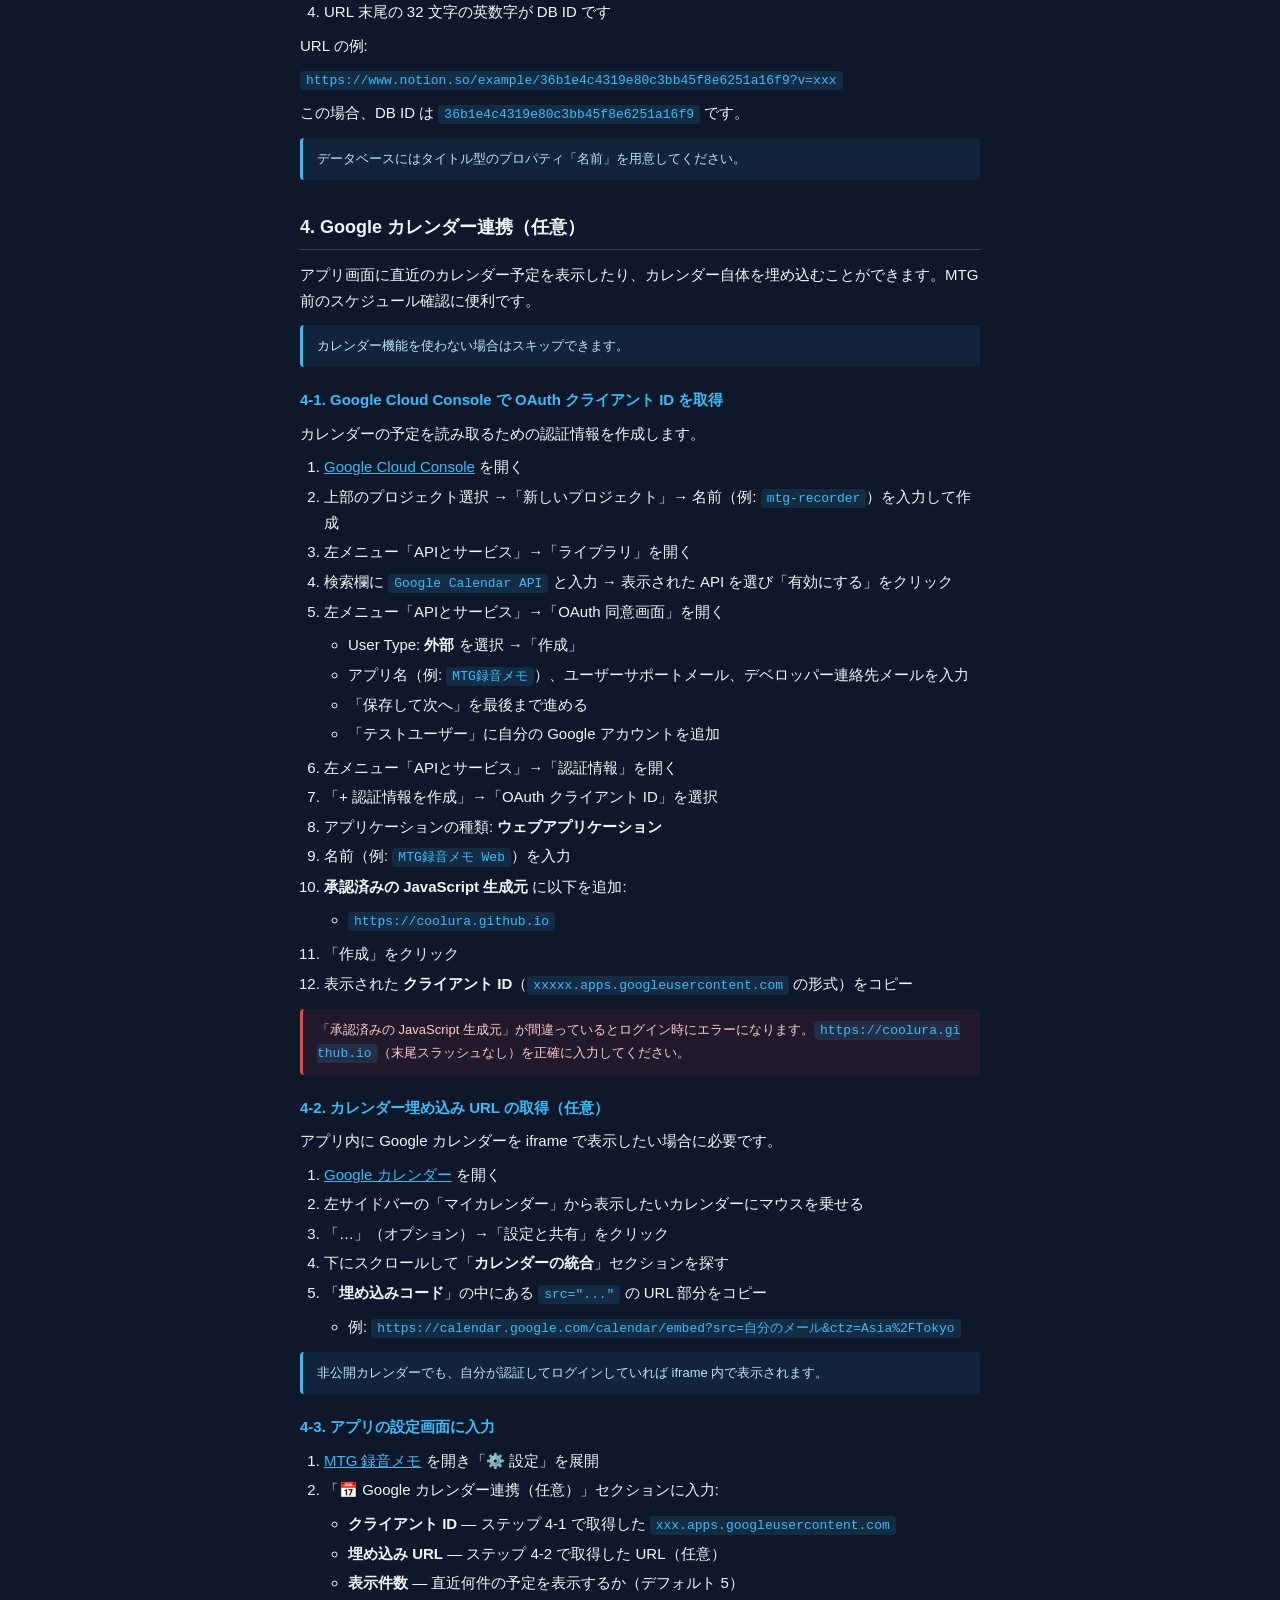
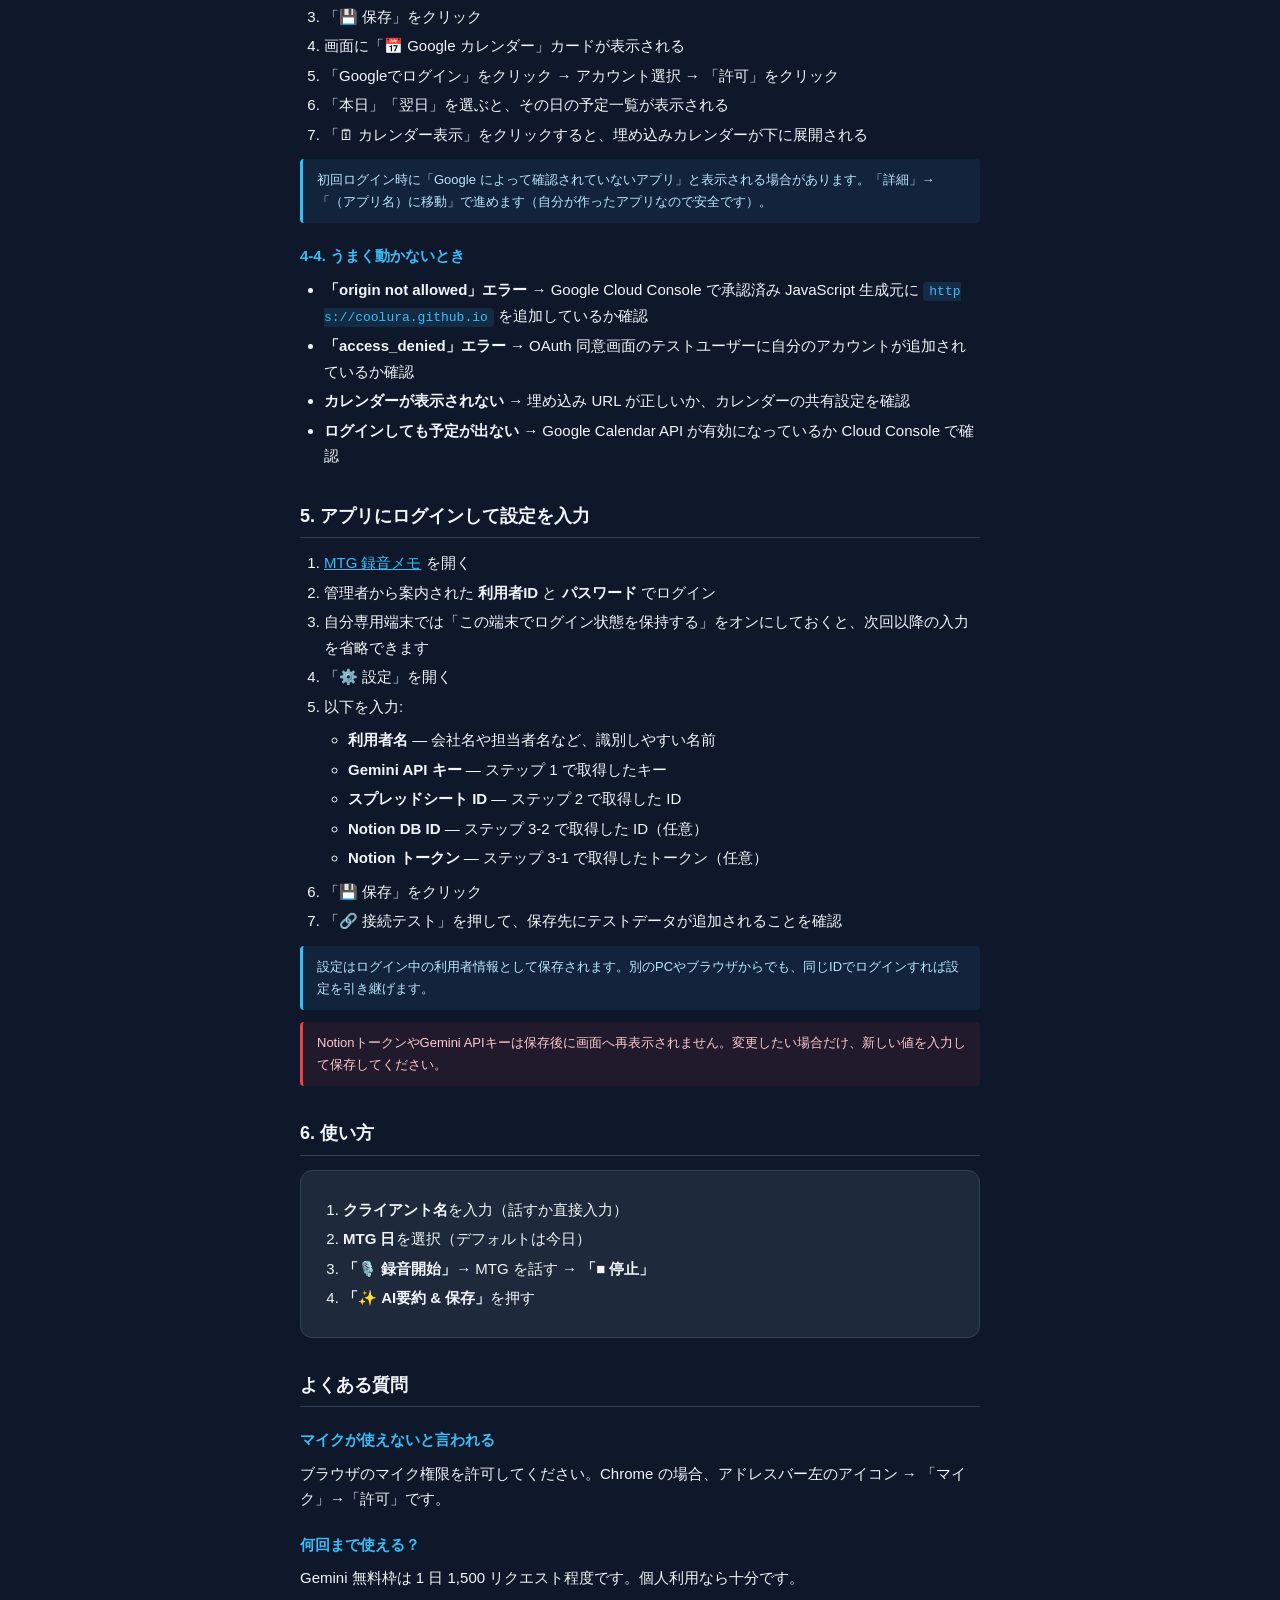
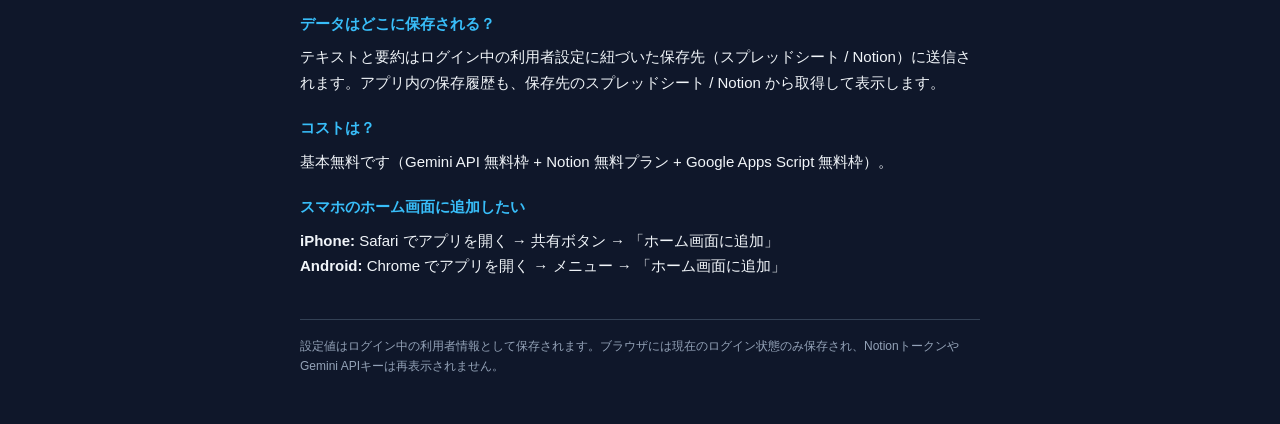
<file: guide.html>
<!DOCTYPE html>
<html lang="ja">
<head>
<meta charset="UTF-8">
<meta name="viewport" content="width=device-width, initial-scale=1.0">
<title>MTG 録音メモ - セットアップガイド</title>
<link rel="stylesheet" href="style.css">
</head>
<body class="guide">
<div class="container">

<a class="back" href="./">← アプリに戻る</a>
<h1>MTG 録音メモ - セットアップガイド</h1>
<p class="subtitle">初回設定の手順です。5〜10 分で完了します。</p>

<div class="card">
  <h3>このアプリでできること</h3>
  <ul>
    <li>ブラウザだけで MTG を録音・文字起こし</li>
    <li>AI（Gemini）が自動で議事録を要約</li>
    <li>Google スプレッドシート / Notion に自動保存</li>
    <li>ログインすれば別の端末でも同じ設定を利用</li>
  </ul>
  <p style="font-size:13px;color:var(--muted);margin-top:8px;">アプリのインストールは不要です。Chrome または Edge でアクセスするだけで使えます。</p>
</div>

<h2>1. Gemini API キーの取得</h2>
<p>AI 要約に使う Gemini API のキーを取得します。</p>
<ol>
  <li><a href="https://aistudio.google.com/app/apikey" target="_blank" rel="noopener">Google AI Studio</a> を開く</li>
  <li>Google アカウントでログイン</li>
  <li>「API キーを作成」をクリック</li>
  <li>表示された <code>AIza...</code> で始まるキーをコピー</li>
</ol>
<div class="note">無料枠で十分です。個人利用で課金される心配はありません。</div>
<div class="warn">API キーはパスワードと同じです。他人に教えないでください。紛失した場合は再発行できます。</div>

<h2>2. スプレッドシートの準備</h2>
<p>MTG 記録の保存先となるスプレッドシートを用意します。</p>
<ol>
  <li><a href="https://sheets.new" target="_blank" rel="noopener">新しいスプレッドシート</a> を作成（名前は任意）</li>
  <li>ブラウザ上部の URL を確認</li>
  <li><code>/d/</code> と <code>/edit</code> の間にある長い文字列をコピー</li>
</ol>
<p>URL の例:</p>
<p><code>https://docs.google.com/spreadsheets/d/1abcDEFghiJKLMnopQRstuVWxyz/edit#gid=0</code></p>
<p>この場合、スプレッドシート ID は <code>1abcDEFghiJKLMnopQRstuVWxyz</code> です。</p>
<div class="note">シート名やヘッダーは自動作成されます。スプレッドシートの中身を編集する必要はありません。</div>

<h2>3. Notion の設定（Notion に保存する場合）</h2>
<p>Notion に保存しない場合はスキップできます。</p>

<h3>3-1. Notion トークンの取得</h3>
<ol>
  <li><a href="https://www.notion.so/my-integrations" target="_blank" rel="noopener">Notion インテグレーション</a> を開く</li>
  <li>「新しいインテグレーション」をクリック</li>
  <li>名前を入力し、ワークスペースを選択して作成</li>
  <li>作成後の画面で「内部インテグレーションシークレット」をコピー</li>
</ol>
<p>コピーした <code>ntn_...</code> で始まる文字列が Notion トークンです。</p>
<div class="warn">トークンはパスワードと同じ扱いです。他人に教えないでください。</div>

<h3>3-2. Notion DB ID の取得</h3>
<ol>
  <li>Notion で保存先にするデータベースを開く</li>
  <li>右上の「…」→「接続」から、作成したインテグレーションを追加</li>
  <li>データベースの URL をコピー</li>
  <li>URL 末尾の 32 文字の英数字が DB ID です</li>
</ol>
<p>URL の例:</p>
<p><code>https://www.notion.so/example/36b1e4c4319e80c3bb45f8e6251a16f9?v=xxx</code></p>
<p>この場合、DB ID は <code>36b1e4c4319e80c3bb45f8e6251a16f9</code> です。</p>
<div class="note">データベースにはタイトル型のプロパティ「名前」を用意してください。</div>

<h2>4. Google カレンダー連携（任意）</h2>
<p>アプリ画面に直近のカレンダー予定を表示したり、カレンダー自体を埋め込むことができます。MTG前のスケジュール確認に便利です。</p>
<div class="note">カレンダー機能を使わない場合はスキップできます。</div>

<h3>4-1. Google Cloud Console で OAuth クライアント ID を取得</h3>
<p>カレンダーの予定を読み取るための認証情報を作成します。</p>
<ol>
  <li><a href="https://console.cloud.google.com/" target="_blank" rel="noopener">Google Cloud Console</a> を開く</li>
  <li>上部のプロジェクト選択 →「新しいプロジェクト」→ 名前（例: <code>mtg-recorder</code>）を入力して作成</li>
  <li>左メニュー「APIとサービス」→「ライブラリ」を開く</li>
  <li>検索欄に <code>Google Calendar API</code> と入力 → 表示された API を選び「有効にする」をクリック</li>
  <li>左メニュー「APIとサービス」→「OAuth 同意画面」を開く
    <ul>
      <li>User Type: <strong>外部</strong> を選択 →「作成」</li>
      <li>アプリ名（例: <code>MTG録音メモ</code>）、ユーザーサポートメール、デベロッパー連絡先メールを入力</li>
      <li>「保存して次へ」を最後まで進める</li>
      <li>「テストユーザー」に自分の Google アカウントを追加</li>
    </ul>
  </li>
  <li>左メニュー「APIとサービス」→「認証情報」を開く</li>
  <li>「+ 認証情報を作成」→「OAuth クライアント ID」を選択</li>
  <li>アプリケーションの種類: <strong>ウェブアプリケーション</strong></li>
  <li>名前（例: <code>MTG録音メモ Web</code>）を入力</li>
  <li><strong>承認済みの JavaScript 生成元</strong> に以下を追加:
    <ul>
      <li><code>https://coolura.github.io</code></li>
    </ul>
  </li>
  <li>「作成」をクリック</li>
  <li>表示された <strong>クライアント ID</strong>（<code>xxxxx.apps.googleusercontent.com</code> の形式）をコピー</li>
</ol>
<div class="warn">「承認済みの JavaScript 生成元」が間違っているとログイン時にエラーになります。<code>https://coolura.github.io</code>（末尾スラッシュなし）を正確に入力してください。</div>

<h3>4-2. カレンダー埋め込み URL の取得（任意）</h3>
<p>アプリ内に Google カレンダーを iframe で表示したい場合に必要です。</p>
<ol>
  <li><a href="https://calendar.google.com/" target="_blank" rel="noopener">Google カレンダー</a> を開く</li>
  <li>左サイドバーの「マイカレンダー」から表示したいカレンダーにマウスを乗せる</li>
  <li>「…」（オプション）→「設定と共有」をクリック</li>
  <li>下にスクロールして「<strong>カレンダーの統合</strong>」セクションを探す</li>
  <li>「<strong>埋め込みコード</strong>」の中にある <code>src="..."</code> の URL 部分をコピー
    <ul>
      <li>例: <code>https://calendar.google.com/calendar/embed?src=自分のメール&ctz=Asia%2FTokyo</code></li>
    </ul>
  </li>
</ol>
<div class="note">非公開カレンダーでも、自分が認証してログインしていれば iframe 内で表示されます。</div>

<h3>4-3. アプリの設定画面に入力</h3>
<ol>
  <li><a href="./">MTG 録音メモ</a> を開き「⚙️ 設定」を展開</li>
  <li>「📅 Google カレンダー連携（任意）」セクションに入力:
    <ul>
      <li><strong>クライアント ID</strong> — ステップ 4-1 で取得した <code>xxx.apps.googleusercontent.com</code></li>
      <li><strong>埋め込み URL</strong> — ステップ 4-2 で取得した URL（任意）</li>
      <li><strong>表示件数</strong> — 直近何件の予定を表示するか（デフォルト 5）</li>
    </ul>
  </li>
  <li>「💾 保存」をクリック</li>
  <li>画面に「📅 Google カレンダー」カードが表示される</li>
  <li>「Googleでログイン」をクリック → アカウント選択 → 「許可」をクリック</li>
  <li>「本日」「翌日」を選ぶと、その日の予定一覧が表示される</li>
  <li>「🗓 カレンダー表示」をクリックすると、埋め込みカレンダーが下に展開される</li>
</ol>
<div class="note">初回ログイン時に「Google によって確認されていないアプリ」と表示される場合があります。「詳細」→「（アプリ名）に移動」で進めます（自分が作ったアプリなので安全です）。</div>

<h3>4-4. うまく動かないとき</h3>
<ul>
  <li><strong>「origin not allowed」エラー</strong> → Google Cloud Console で承認済み JavaScript 生成元に <code>https://coolura.github.io</code> を追加しているか確認</li>
  <li><strong>「access_denied」エラー</strong> → OAuth 同意画面のテストユーザーに自分のアカウントが追加されているか確認</li>
  <li><strong>カレンダーが表示されない</strong> → 埋め込み URL が正しいか、カレンダーの共有設定を確認</li>
  <li><strong>ログインしても予定が出ない</strong> → Google Calendar API が有効になっているか Cloud Console で確認</li>
</ul>

<h2>5. アプリにログインして設定を入力</h2>
<ol>
  <li><a href="./">MTG 録音メモ</a> を開く</li>
  <li>管理者から案内された <strong>利用者ID</strong> と <strong>パスワード</strong> でログイン</li>
  <li>自分専用端末では「この端末でログイン状態を保持する」をオンにしておくと、次回以降の入力を省略できます</li>
  <li>「⚙️ 設定」を開く</li>
  <li>以下を入力:
    <ul>
      <li><strong>利用者名</strong> — 会社名や担当者名など、識別しやすい名前</li>
      <li><strong>Gemini API キー</strong> — ステップ 1 で取得したキー</li>
      <li><strong>スプレッドシート ID</strong> — ステップ 2 で取得した ID</li>
      <li><strong>Notion DB ID</strong> — ステップ 3-2 で取得した ID（任意）</li>
      <li><strong>Notion トークン</strong> — ステップ 3-1 で取得したトークン（任意）</li>
    </ul>
  </li>
  <li>「💾 保存」をクリック</li>
  <li>「🔗 接続テスト」を押して、保存先にテストデータが追加されることを確認</li>
</ol>
<div class="note">設定はログイン中の利用者情報として保存されます。別のPCやブラウザからでも、同じIDでログインすれば設定を引き継げます。</div>
<div class="warn">NotionトークンやGemini APIキーは保存後に画面へ再表示されません。変更したい場合だけ、新しい値を入力して保存してください。</div>

<h2>6. 使い方</h2>
<div class="card">
  <ol>
    <li><strong>クライアント名</strong>を入力（話すか直接入力）</li>
    <li><strong>MTG 日</strong>を選択（デフォルトは今日）</li>
    <li><strong>「🎙️ 録音開始」</strong>→ MTG を話す → <strong>「■ 停止」</strong></li>
    <li><strong>「✨ AI要約 & 保存」</strong>を押す</li>
  </ol>
</div>

<h2>よくある質問</h2>
<h3>マイクが使えないと言われる</h3>
<p>ブラウザのマイク権限を許可してください。Chrome の場合、アドレスバー左のアイコン → 「マイク」→「許可」です。</p>

<h3>何回まで使える？</h3>
<p>Gemini 無料枠は 1 日 1,500 リクエスト程度です。個人利用なら十分です。</p>

<h3>データはどこに保存される？</h3>
<p>テキストと要約はログイン中の利用者設定に紐づいた保存先（スプレッドシート / Notion）に送信されます。アプリ内の保存履歴も、保存先のスプレッドシート / Notion から取得して表示します。</p>

<h3>コストは？</h3>
<p>基本無料です（Gemini API 無料枠 + Notion 無料プラン + Google Apps Script 無料枠）。</p>

<h3>スマホのホーム画面に追加したい</h3>
<p><strong>iPhone:</strong> Safari でアプリを開く → 共有ボタン → 「ホーム画面に追加」<br>
<strong>Android:</strong> Chrome でアプリを開く → メニュー → 「ホーム画面に追加」</p>

<div style="margin-top:40px;padding-top:16px;border-top:1px solid var(--border);font-size:12px;color:var(--muted);">
  設定値はログイン中の利用者情報として保存されます。ブラウザには現在のログイン状態のみ保存され、NotionトークンやGemini APIキーは再表示されません。
</div>

</div>
</body>
</html>
</file>
<file: style.css>
/* ===== CSS 変数 ===== */
:root {
  --bg: #0f172a; --card: #1e293b; --text: #f1f5f9;
  --muted: #94a3b8; --accent: #38bdf8; --danger: #ef4444;
  --success: #22c55e; --border: #334155;
}

/* ===== リセット ===== */
* { box-sizing: border-box; margin: 0; padding: 0; }

/* ===== ベース ===== */
body {
  font-family: -apple-system, BlinkMacSystemFont, "Segoe UI", "Hiragino Sans", "Yu Gothic UI", sans-serif;
  background: var(--bg); color: var(--text);
  min-height: 100vh; padding: 20px 16px 48px;
}
.container { max-width: 640px; margin: 0 auto; }
h1 { font-size: 22px; margin-bottom: 4px; }
.subtitle { color: var(--muted); font-size: 13px; margin-bottom: 20px; }
a { color: var(--accent); }

/* ===== カード ===== */
.card { background: var(--card); border: 1px solid var(--border); border-radius: 12px; padding: 18px; margin-bottom: 14px; }
.card h2 { font-size: 16px; margin-bottom: 14px; display: flex; align-items: center; gap: 8px; }

/* ===== フォーム ===== */
.field-block { margin-bottom: 18px; }
.field-label {
  display: flex; align-items: center; justify-content: space-between;
  font-size: 14px; font-weight: 600; margin-bottom: 8px;
}
.field-label .hint { font-size: 11px; font-weight: 400; color: var(--muted); }
.field {
  width: 100%; background: #0f172a;
  border: 1px solid var(--border); border-radius: 8px;
  padding: 11px 13px; color: var(--text); font-size: 15px;
}
.field:focus { outline: none; border-color: var(--accent); }

/* ===== クライアント名インライン録音 ===== */
.inline-rec { display: flex; gap: 8px; }
.inline-rec .field { flex: 1; }
.rec-btn-sm {
  background: var(--accent); color: #0f172a;
  border: 0; padding: 0 14px; font-size: 14px; font-weight: 600;
  border-radius: 8px; cursor: pointer; min-height: 44px;
  white-space: nowrap; display: inline-flex; align-items: center; gap: 4px;
  transition: opacity .15s;
}
.rec-btn-sm:hover { opacity: .88; }
.rec-btn-sm:disabled { opacity: .4; cursor: not-allowed; }
.rec-btn-sm.recording { background: var(--danger); color: white; animation: pulse 1.2s infinite; }
@keyframes pulse { 0%,100%{opacity:1} 50%{opacity:.7} }

/* ===== MTG 内容録音エリア ===== */
.content-rec {
  background: #0f172a; border: 1px dashed var(--border);
  border-radius: 8px; padding: 14px;
}
.rec-row { display: flex; gap: 10px; align-items: center; margin-bottom: 10px; flex-wrap: wrap; }
.rec-btn-lg {
  background: var(--accent); color: #0f172a;
  border: 0; padding: 12px 22px; font-size: 15px; font-weight: 700;
  border-radius: 8px; cursor: pointer; min-height: 48px;
  display: inline-flex; align-items: center; gap: 6px;
  transition: opacity .15s;
}
.rec-btn-lg:hover { opacity: .88; }
.rec-btn-lg:disabled { opacity: .4; cursor: not-allowed; }
.rec-btn-lg.recording { background: var(--danger); color: white; }
.stop-btn { background: var(--danger); color: white; border: 0; padding: 12px 22px; font-size: 15px; font-weight: 700; border-radius: 8px; cursor: pointer; min-height: 48px; }
.stop-btn:disabled { opacity: .4; cursor: not-allowed; }

.rec-status { display: flex; align-items: center; gap: 8px; font-size: 13px; color: var(--muted); }
.dot { width: 8px; height: 8px; border-radius: 50%; background: var(--muted); }
.dot.live { background: var(--danger); animation: blink 1s ease-in-out infinite; }
@keyframes blink { 0%,100%{opacity:1} 50%{opacity:.2} }
.timer { font-variant-numeric: tabular-nums; font-weight: 700; min-width: 48px; }

.transcript {
  min-height: 80px; max-height: 220px; overflow-y: auto;
  padding: 10px 12px; background: rgba(15,23,42,.6);
  border-radius: 6px; font-size: 14px; line-height: 1.55;
  white-space: pre-wrap; word-break: break-word;
}
.transcript .interim { color: var(--muted); }
.transcript .ph { color: var(--muted); font-style: italic; }

/* ===== 保存ボタン・保存先選択 ===== */
.save-area { padding-top: 6px; }
.save-btn {
  width: 100%; background: var(--success); color: #0f172a;
  border: 0; padding: 16px; font-size: 16px; font-weight: 700;
  border-radius: 10px; cursor: pointer; min-height: 56px;
  transition: opacity .15s;
}
.save-btn:hover { opacity: .9; }
.save-btn:disabled { background: var(--border); color: var(--muted); cursor: not-allowed; }

.dest-row { display: flex; gap: 10px; flex-wrap: wrap; }
.dest-chip {
  display: inline-flex; align-items: center; gap: 6px;
  background: #0f172a; border: 2px solid var(--border);
  border-radius: 8px; padding: 10px 14px; cursor: pointer;
  font-size: 14px; transition: border-color .15s, background .15s;
  min-height: 44px;
}
.dest-chip:has(input:checked) { border-color: var(--accent); background: rgba(56,189,248,.1); }
.dest-chip input { margin: 0; cursor: pointer; }

/* ===== 保存中オーバーレイ ===== */
.saving-overlay {
  position: fixed; inset: 0; background: rgba(15,23,42,.92);
  display: none; align-items: center; justify-content: center;
  z-index: 999; padding: 20px;
}
.saving-overlay.show { display: flex; }
.saving-box {
  background: var(--card); border: 1px solid var(--border);
  border-radius: 12px; padding: 24px; max-width: 400px; width: 100%;
}
.saving-title { font-size: 18px; font-weight: 700; margin-bottom: 20px; text-align: center; }
.saving-list { display: flex; flex-direction: column; gap: 14px; }
.saving-row { display: flex; align-items: center; gap: 10px; font-size: 14px; }
.saving-icon { font-size: 20px; width: 28px; text-align: center; }
.saving-row.pending { color: var(--muted); }
.saving-done-btn { margin-top: 18px; width: 100%; background: var(--accent); color: #0f172a; border: 0; padding: 12px; font-size: 14px; font-weight: 700; border-radius: 8px; cursor: pointer; display: none; }
.saving-done-btn.show { display: block; }

/* ===== 保存履歴リスト ===== */
.list-top { display: flex; justify-content: space-between; align-items: center; margin-bottom: 12px; flex-wrap: wrap; gap: 8px; }
.list-top h2 { font-size: 16px; }
.search { background: #0f172a; border: 1px solid var(--border); border-radius: 8px; padding: 7px 11px; color: var(--text); font-size: 13px; width: 170px; }
.badge { background: var(--border); color: var(--text); padding: 1px 7px; border-radius: 10px; font-size: 11px; }
.mtg-card { background: #0f172a; border: 1px solid var(--border); border-radius: 10px; padding: 14px; margin-bottom: 10px; }
.mtg-client { font-size: 17px; font-weight: 700; margin-bottom: 2px; }
.mtg-date   { font-size: 13px; color: var(--accent); margin-bottom: 6px; }
.mtg-meta   { font-size: 11px; color: var(--muted); display: flex; gap: 10px; margin-bottom: 8px; flex-wrap: wrap; }
.mtg-summary {
  font-size: 13px; color: #d1fae5;
  background: rgba(34,197,94,.08); border-left: 3px solid var(--success);
  padding: 8px 10px; border-radius: 4px; line-height: 1.55;
  margin-bottom: 8px; white-space: pre-wrap; word-break: break-word;
}
.mtg-sent   { font-size: 11px; color: var(--success); margin-bottom: 6px; }
.mtg-audio  { width: 100%; height: 32px; margin: 6px 0; display: block; }
.mtg-actions { display: flex; gap: 6px; flex-wrap: wrap; }
.empty      { text-align: center; color: var(--muted); padding: 28px; font-size: 14px; }

.btn-ghost { background: transparent; color: var(--text); border: 1px solid var(--border); padding: 8px 14px; font-size: 13px; border-radius: 6px; cursor: pointer; }
.btn-ghost:hover { opacity: .8; }
.link-row { display: flex; gap: 6px; flex-wrap: wrap; margin-top: 8px; }
.btn-link {
  display: inline-flex; align-items: center; gap: 4px;
  color: var(--accent); border: 1px solid var(--border);
  border-radius: 6px; padding: 6px 10px; font-size: 12px;
  text-decoration: none;
}
.btn-link:hover { opacity: .85; }

.notice { background: rgba(239,68,68,.1); border: 1px solid var(--danger); color: #fecaca; padding: 10px 12px; border-radius: 8px; margin-bottom: 12px; font-size: 13px; }
.info   { background: rgba(56,189,248,.1); border: 1px solid var(--accent); color: #bae6fd; padding: 10px 12px; border-radius: 8px; margin-bottom: 12px; font-size: 13px; line-height: 1.5; }

/* ===== 設定パネル ===== */
details > summary { cursor: pointer; font-size: 14px; font-weight: 600; user-select: none; padding: 2px 0; }
details[open] > summary { margin-bottom: 14px; }
.set-row { display: flex; gap: 8px; align-items: center; flex-wrap: wrap; margin-bottom: 10px; }
.set-row input[type="password"], .set-row select {
  flex: 1; min-width: 200px; background: #0f172a;
  border: 1px solid var(--border); border-radius: 6px;
  padding: 7px 10px; color: var(--text); font-size: 13px;
}
.flash { font-size: 12px; color: var(--success); opacity: 0; transition: opacity .2s; }
.flash.show { opacity: 1; }
.set-note { font-size: 11px; color: var(--muted); margin-top: 6px; line-height: 1.5; }
.set-label { font-size: 12px; color: var(--muted); margin-bottom: 4px; display: block; }
.remember-row {
  display: flex; align-items: center; gap: 8px;
  color: var(--muted); font-size: 13px; margin: -4px 0 12px;
}
.remember-row input { margin: 0; }

/* ===== 一時停止ボタン ===== */
.pause-btn {
  background: #f59e0b; color: #0f172a; border: 0;
  padding: 12px 22px; font-size: 15px; font-weight: 700;
  border-radius: 8px; cursor: pointer; min-height: 48px;
  transition: opacity .15s;
}
.pause-btn:hover { opacity: .88; }
.pause-btn:disabled { opacity: .4; cursor: not-allowed; }
.pause-btn.paused { background: var(--success); }

/* ===== 音量ビジュアライザー ===== */
.vol-wrap {
  display: inline-flex; align-items: flex-end; gap: 2px;
  height: 24px; padding: 0 2px; margin-left: 4px;
}
.vol-bar {
  width: 4px; height: 3px; border-radius: 2px;
  background: var(--accent); transition: height .08s ease;
}

/* ===== クライアント別ビュー ===== */
.view-toggle { display: flex; gap: 4px; }
.view-btn {
  background: transparent; border: 1px solid var(--border);
  color: var(--muted); padding: 4px 10px; font-size: 12px;
  border-radius: 6px; cursor: pointer; transition: all .15s;
}
.view-btn.active {
  background: var(--accent); border-color: var(--accent);
  color: #0f172a; font-weight: 700;
}
.client-group-header {
  font-size: 13px; font-weight: 700; color: var(--accent);
  padding: 8px 0 4px; border-bottom: 1px solid var(--border);
  margin: 16px 0 8px;
}
.client-group-header:first-child { margin-top: 0; }

/* ===== Google カレンダー ===== */
.cal-day-toggle { display: flex; gap: 4px; margin-bottom: 10px; }
.cal-events { display: flex; flex-direction: column; gap: 8px; }
.cal-event {
  background: #0f172a; border: 1px solid var(--border);
  border-radius: 8px; padding: 10px 12px;
}
.cal-event-title { font-size: 14px; font-weight: 700; margin-bottom: 2px; }
.cal-event-time { font-size: 12px; color: var(--accent); }
.cal-event-loc { font-size: 11px; color: var(--muted); margin-top: 2px; }
.cal-iframe-wrap { margin-top: 12px; }
.cal-iframe-wrap iframe {
  width: 100%; border: 1px solid var(--border);
  border-radius: 8px; display: block;
}

/* ===== 印刷 ===== */
@media print {
  body { background: white !important; color: black !important; padding: 16px; }
  .saving-overlay, nav, .card:not(.print-target) { display: none !important; }
}

/* ===== セットアップガイド (guide.html: <body class="guide">) ===== */
.guide { padding-bottom: 60px; line-height: 1.7; }
.guide .container { max-width: 680px; }
.guide .subtitle { margin-bottom: 24px; }
.guide .card { margin: 14px 0; }
.guide h2 { font-size: 18px; margin: 32px 0 12px; padding-bottom: 6px; border-bottom: 1px solid var(--border); }
.guide h3 { font-size: 15px; margin: 20px 0 8px; color: var(--accent); }
.guide p { margin: 8px 0; font-size: 15px; }
.guide ul, .guide ol { margin: 8px 0 8px 24px; font-size: 15px; }
.guide li { margin: 4px 0; }
.guide code { background: rgba(56,189,248,.12); color: var(--accent); padding: 2px 6px; border-radius: 4px; font-size: 13px; word-break: break-all; }
.note { background: rgba(56,189,248,.08); border-left: 3px solid var(--accent); padding: 10px 14px; border-radius: 4px; font-size: 13px; color: #bae6fd; margin: 12px 0; }
.warn { background: rgba(239,68,68,.08); border-left: 3px solid #ef4444; padding: 10px 14px; border-radius: 4px; font-size: 13px; color: #fecaca; margin: 12px 0; }
.back { display: inline-block; margin-bottom: 16px; font-size: 13px; }
</file>
